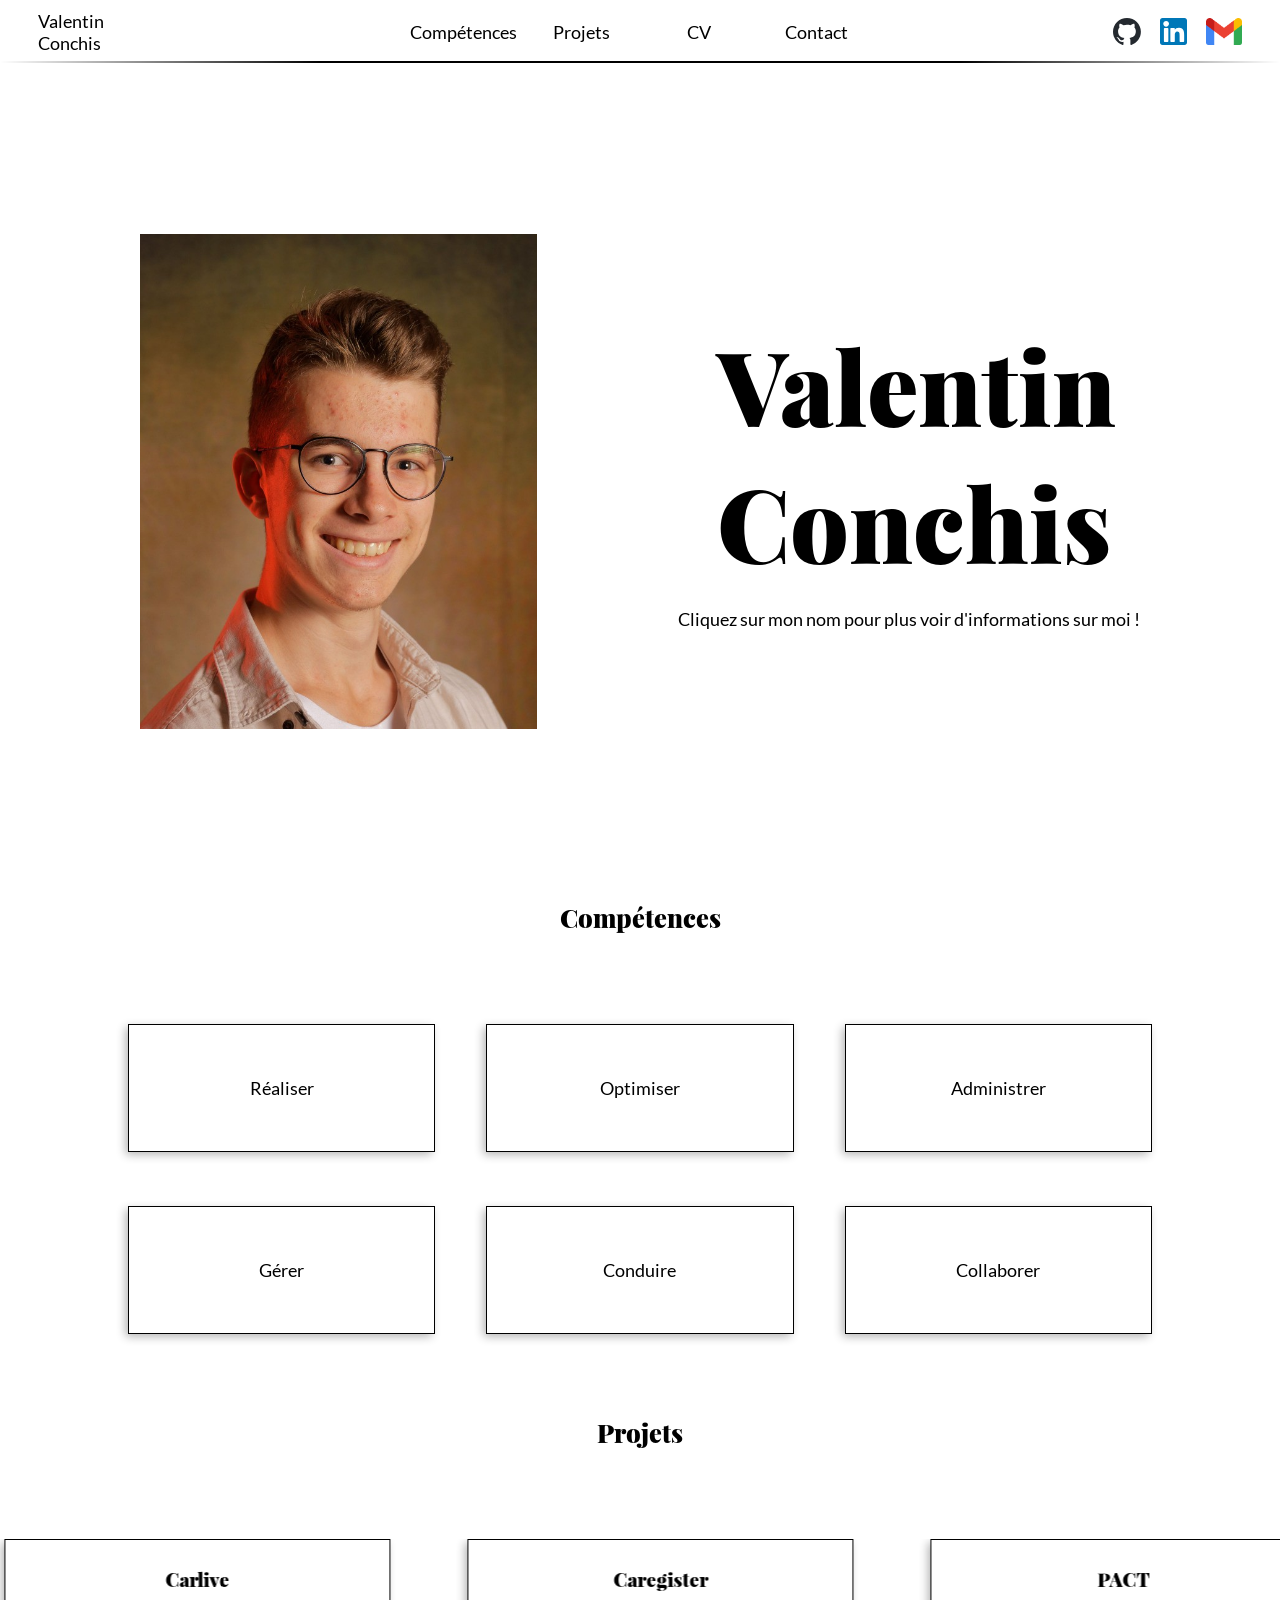
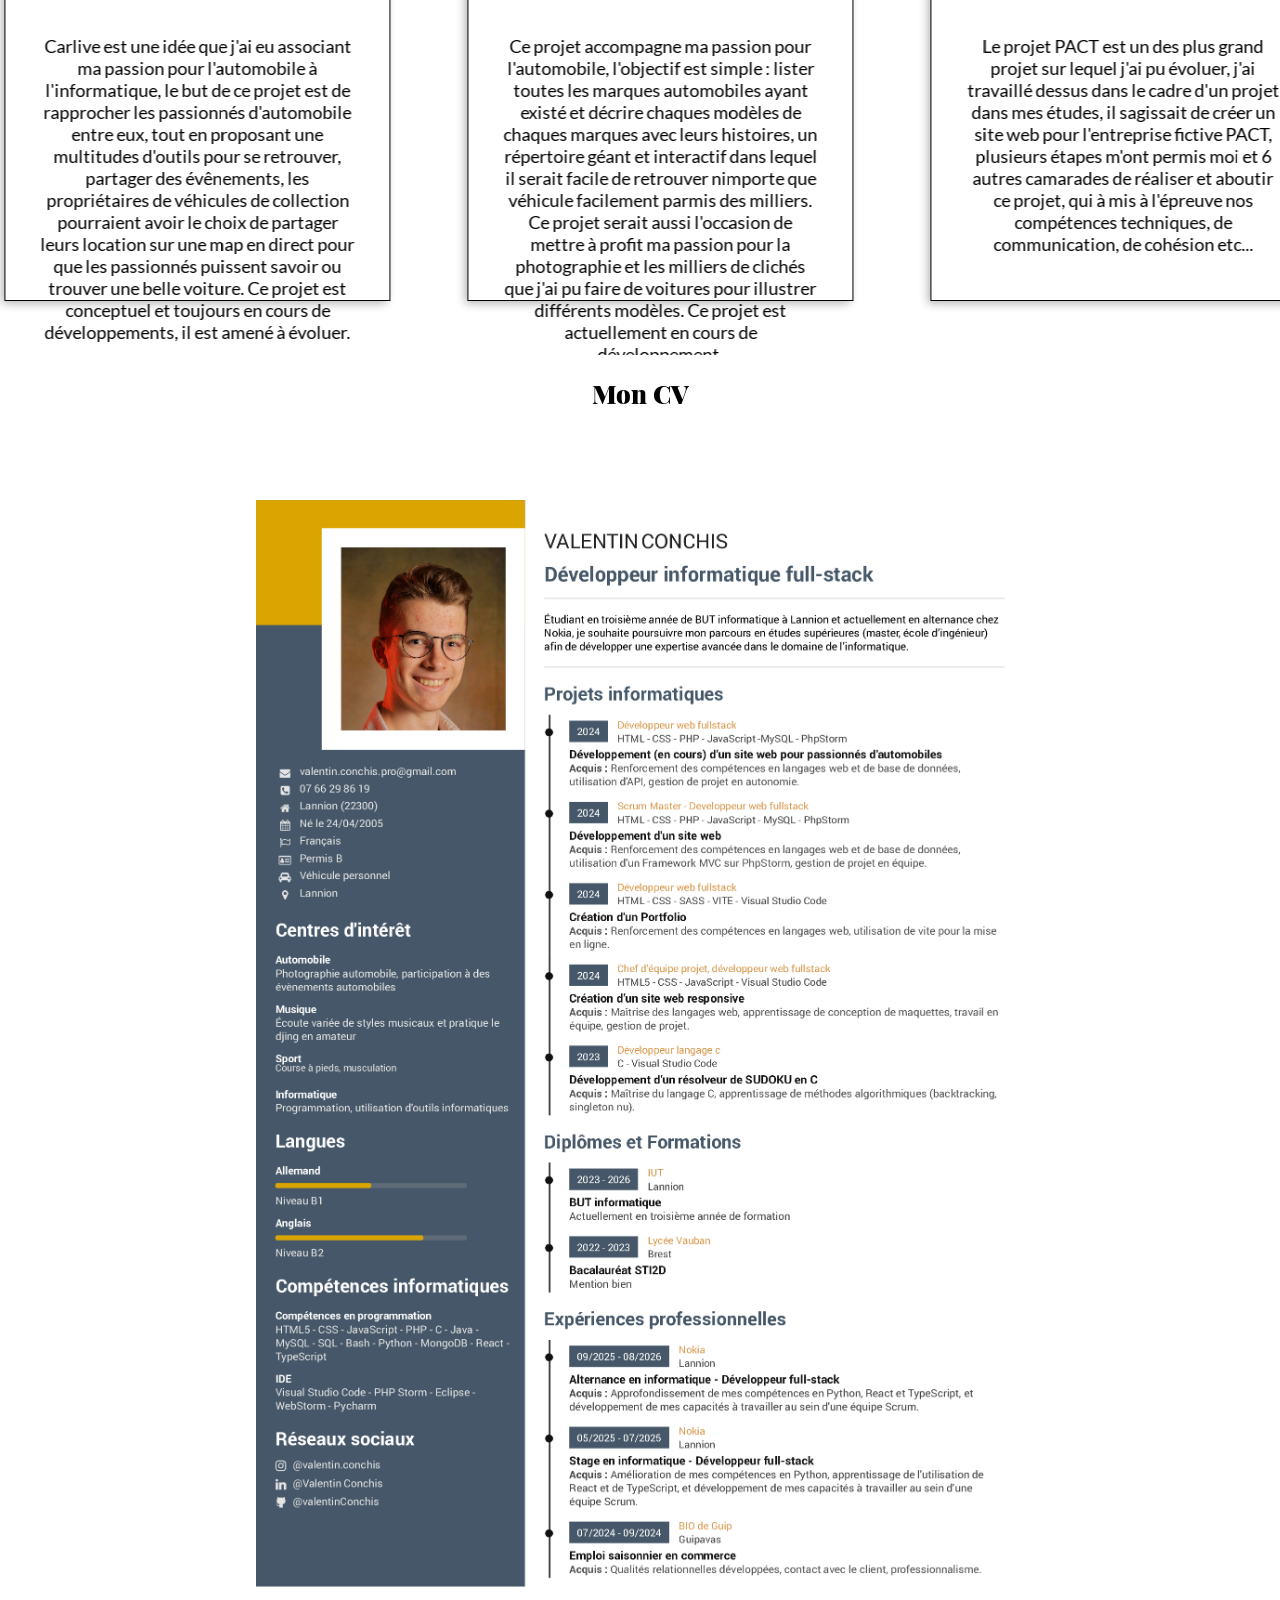
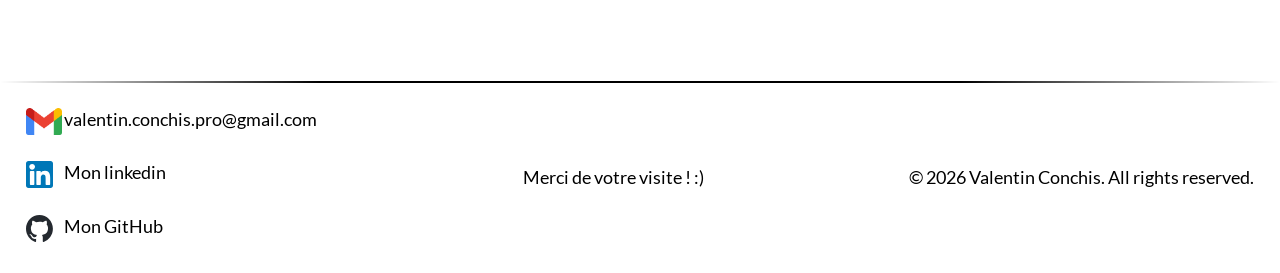
<file: index.html>
<!doctype html>
<html>
  <head>
    <meta charset="utf-8" />
    <title>Portfolio - home</title>
    <link rel="stylesheet" href="style.css">
    <script defer src="script.js"></script>
  </head>
  <body>
    <header>
      <div class="toppart">
        <div class="name">
          <a href="index.html" class="moi">Valentin Conchis</a>
        </div>
        <div class="links">
          <a class="competences" href="#competences">Compétences</a>
          <a class="projets" href="#projets">Projets</a>
          <a class="cv" href="#cv">CV</a>
          <a class="contact" href="#contact">Contact</a>
        </div>
        <div class="icons">
          <a href="https://github.com/valentinConchis" target="_blank">
            <img class="github" src="icones/github-mark/github-mark.svg">
          </a>
          <a href="https://www.linkedin.com/in/valentin-conchis-a80044343/?originalSubdomain=fr" target="_blank">
            <img class="linkedin" src="icones/linkedin-svgrepo-com.svg">
          </a>
          <a href="mailto:valentin.conchis.pro@gmail.com" target="_blank">
            <img class="gmail" src="icones/Gmail_icon_(2020).svg.png">
          </a>
        </div>
      </div>
      <div class="line"></div>
    </header>
    <main>
      <div class="bigname" id="valentinconchis">
        <div class="apropos">
          <img class="portrait" src="images/1734691881517.png">
          <div>
            <h1 class="nameh1" id="openModal">Valentin Conchis</h1>
            <p>Cliquez sur mon nom pour plus voir d'informations sur moi !</p>
          </div>
        </div>
        <div id="overlay">
          <div id="modal">
            <h3 class="apropostitle">A propos de moi</h3>
            <p>
              <strong>Bonjour !</strong> Je suis <strong>Valentin Conchis</strong>, étudiant en 3e année à l'IUT informatique de Lannion. Ce qui m'a poussé à suivre cette
              formation et à me professionnaliser dans l'informatique est ma <strong>passion</strong> pour les <strong>technologies</strong> et pour l'innovation.
              <strong>L'informatique</strong> est l'un des rares domaines où les limites ne sont que celles que nous nous imposons : le potentiel de création
              y est <strong>infini</strong>. C'est ce que j'aime et ce qui m'anime dans cet univers !
              <br><br>-<br><br>
              J'ai d'autres centres d'intérêt dans ma vie. Je suis <strong>passionné d'automobile</strong> et j'accompagne cette passion par la <strong>photographie</strong>.
              J'aime immortaliser les différents événements automobiles auxquels je participe et tenter de créer les meilleurs clichés de voitures
              parfois parmi les plus exclusives du monde.
              <br><br>
              Je suis également <strong>passionné de musique</strong>. J'écoute tous les genres, mais principalement de l'électro. J'ai aussi commencé à apprendre
              <strong>l'art du DJing</strong>, un art complexe, contrairement à ce qu'il peut laisser paraître !
              <br><br>-<br><br>
              Bref, je suis quelqu'un de <strong>curieux</strong>, ayant toujours soif de <strong>découvrir</strong> et d'<strong>apprendre</strong> de nouvelles choses. Je me qualifierais
              également comme quelqu'un de <strong>jovial</strong> et <strong>énergique</strong>. Je souhaiterai intégrer à la fin de mon BUT informatique
              une école d'ingénieur ou un master afin de continuer à me professionnaliser et de prendre en compétences dans ce domaine.
            </p>
          </div>
        </div>
      </div>
      <div  class="competences-section">
        <h2 id="competences">Compétences</h2>
        <div class="competences-grid">
          <a class="button-realiser" href="html/realiser.html">Réaliser</a>
          <a class="button-optimiser" href="html/optimiser.html">Optimiser</a>
          <a class="button-administrer" href="html/administrer.html">Administrer</a>
          <a class="button-gerer" href="html/gerer.html">Gérer</a>
          <a class="button-conduire" href="html/conduire.html">Conduire</a>
          <a class="button-collaborer" href="html/collaborer.html">Collaborer</a>
      </div>
    </div>
    <div class="projets-section">
      <h2 id="projets">Projets</h2>
      <div class="carousel">
        <div class="projets-list">
          <div class="p1">
            <h4>Carlive</h4>
            <p>
              Carlive est une idée que j'ai eu associant ma passion pour l'automobile à l'informatique, le but de ce projet
              est de rapprocher les passionnés d'automobile entre eux, tout en proposant une multitudes d'outils pour se
              retrouver, partager des évênements, les propriétaires de véhicules de collection pourraient avoir le choix de 
              partager leurs location sur une map en direct pour que les passionnés puissent savoir ou trouver une belle
              voiture. Ce projet est conceptuel et toujours en cours de développements, il est amené à évoluer.
            </p>
          </div>
          <div class="p2">
            <h4>Caregister</h4>
            <p>
              Ce projet accompagne ma passion pour l'automobile, l'objectif est simple : lister toutes les marques automobiles
              ayant existé et décrire chaques modèles de chaques marques avec leurs histoires, un répertoire géant et
              interactif dans lequel il serait facile de retrouver nimporte que véhicule facilement parmis des milliers. Ce
              projet serait aussi l'occasion de mettre à profit ma passion pour la photographie et les milliers de clichés
              que j'ai pu faire de voitures pour illustrer différents modèles. Ce projet est actuellement en cours de développement.
            </p>
          </div>
          <div class="p3">
            <h4>PACT</h4>
            <p>
              Le projet PACT est un des plus grand projet sur lequel j'ai pu évoluer, j'ai travaillé dessus dans le cadre
              d'un projet dans mes études, il sagissait de créer un site web pour l'entreprise fictive PACT, plusieurs étapes
              m'ont permis moi et 6 autres camarades de réaliser et aboutir ce projet, qui à mis à l'épreuve nos compétences 
              techniques, de communication, de cohésion etc...
            </p>
          </div>
          <div class="p4">
            <h4>Ce portfolio !</h4>
             <p>
              Ce portfolio fais partit des projets que j'ai pu réaliser au cours de mon parcours, c'est un site web
              vitrine statique simple développé en HTML, CSS et JS mis en ligne à l'aide de Vercel. Ce projet m'a pris
              environ une vingtaines d'heures à réaliser.
            </p>
          </div>
        </div>
      </div>
    </div>
    <div class="cvsection" id="cv">
      <h2 id="cv">Mon CV</h2>
      <a href="cv/CV_2026-01-06_VALENTIN_CONCHIS.pdf" download="">
        <img src="images/CV_2026-01-06_VALENTIN_CONCHIS.png" class="imagecv" alt="CV" title="Cliquez sur le CV pour le télécharger">
      </a>
    </div>
    </main>
    <footer>
      <div class="line"></div>
      <div class="infooter">
        <div id="contact" class="contact-list">
          <a href="mailto:valentin.conchis.pro@gmail.com">
            <div>
              <img src="icones/Gmail_icon_(2020).svg.png">
            </div>
            valentin.conchis.pro@gmail.com
          </a>
          <a href="https://www.linkedin.com/in/valentin-conchis-a80044343/?originalSubdomain=fr">
            <div>
              <img src="icones/linkedin-svgrepo-com.svg" class="linkedin">
            </div>
            Mon linkedin
          </a>
          <a href="https://github.com/valentinConchis">
            <div>
              <img src="icones/github-mark/github-mark.svg" class="github">
            </div>
            Mon GitHub
          </a>
        </div>
        <div>
          <p>Merci de votre visite ! :)</p>
        </div>
        <div class="footer-right">
            <p>&copy; 2026 Valentin Conchis. All rights reserved.</p>
        </div>
      </div>
    </footer>
  </body>
</html>
</file>
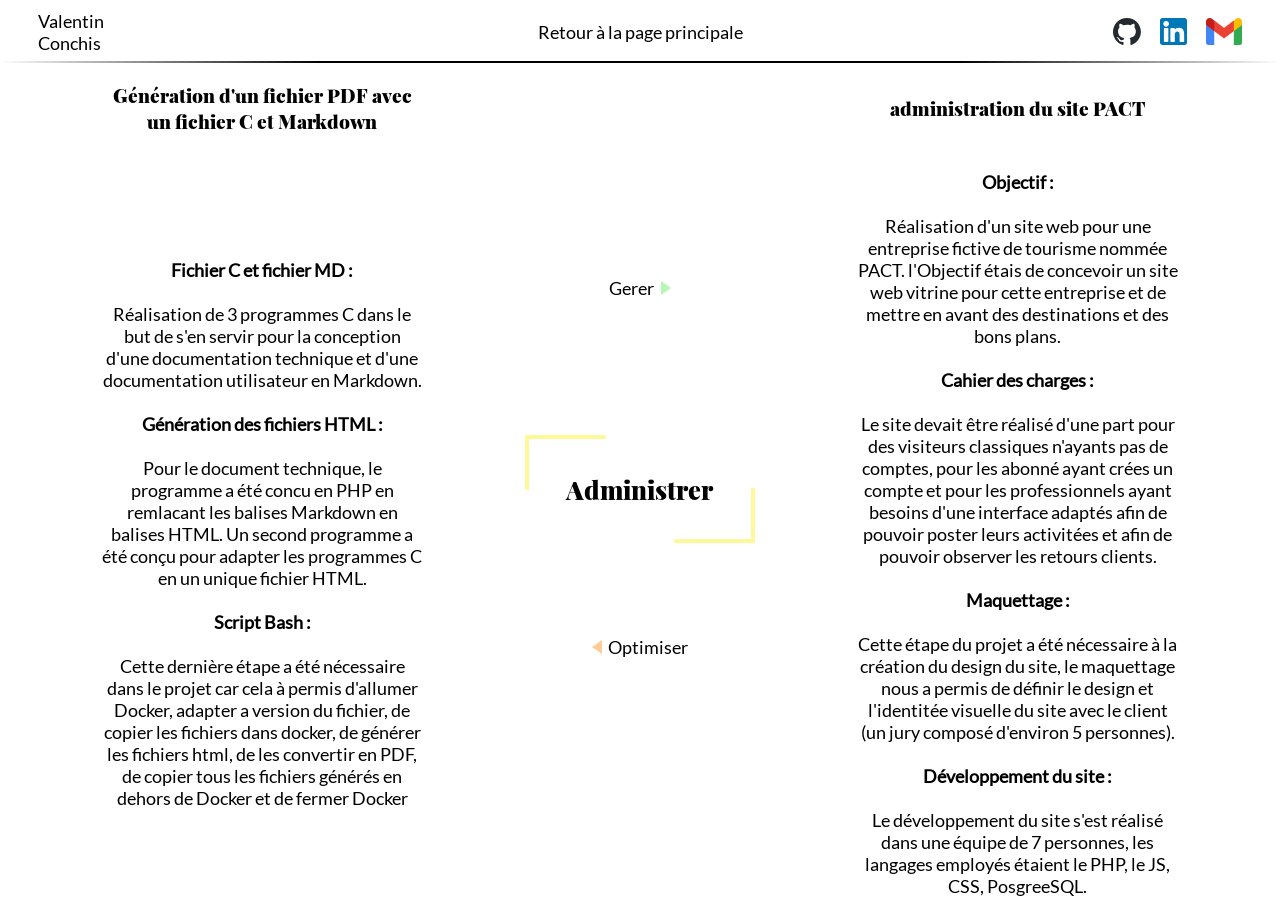
<file: html/administrer.html>
<!doctype html>
<html>
  <head>
    <meta charset="utf-8" />
    <title>Portfolio - Administrer</title>
    <link rel="stylesheet" href="../style.css">
    <script defer src="../script.js"></script>
  </head>
  <body class="test">
    <header>
      <div class="toppart">
        <div class="name">
          <a href="../index.html" class="moi">Valentin Conchis</a>
        </div>
        <a href="../index.html#competences">Retour à la page principale</a>
        <div class="icons">
          <a href="https://github.com/valentinConchis" target="_blank">
            <img class="github" src="../icones/github-mark/github-mark.svg">
          </a>
          <a href="https://www.linkedin.com/in/valentin-conchis-a80044343/?originalSubdomain=fr" target="_blank">
            <img class="linkedin" src="../icones/linkedin-svgrepo-com.svg">
          </a>
          <a href="mailto:valentin.conchis.pro@gmail.com" target="_blank">
            <img class="gmail" src="../icones/Gmail_icon_(2020).svg.png">
          </a>
        </div>
      </div>
      <div class="line"></div>
    </header>
    <main class="main-competences">
      <div class="competences-container">
        <div class="case top-left">
          <h4>Génération d'un fichier PDF avec un fichier C et Markdown</h4>
        </div>
        <div class="sudoku-description">
          <p>
            <strong>Fichier C et fichier MD :</strong>
            <br><br> 
            Réalisation de 3 programmes C dans le but de s'en servir pour la conception d'une documentation technique 
            et d'une documentation utilisateur en Markdown.
            <br><br>
            <strong>Génération des fichiers HTML :</strong>
            <br><br> 
            Pour le document technique, le programme a été concu en PHP en remlacant les balises Markdown en balises HTML. 
            Un second programme a été conçu pour adapter les programmes C en un unique fichier HTML.
            <br><br>
            <strong>Script Bash :</strong>
            <br><br> 
            Cette dernière étape a été nécessaire dans le projet car cela à permis d'allumer Docker, adapter a version du 
            fichier, de copier les fichiers dans docker, de générer les fichiers html, de les convertir en PDF, 
            de copier tous les fichiers générés en dehors de Docker et de fermer Docker
          </p>
        </div>
        <div class="case top-right">
          <h4>administration du site PACT</h4>
        </div>
        <div class="application-description">
          <p>
            <strong>Objectif :</strong>
            <br><br> 
            Réalisation d'un site web pour une entreprise fictive de tourisme nommée PACT. l'Objectif étais de concevoir un site web
            vitrine pour cette entreprise et de mettre en avant des destinations et des bons plans.
            <br><br>
            <strong>Cahier des charges :</strong>
            <br><br> 
            Le site devait être réalisé d'une part pour des visiteurs classiques n'ayants pas de comptes, pour les abonné
            ayant crées un compte et pour les professionnels ayant besoins d'une interface adaptés afin de pouvoir poster
            leurs activitées et afin de pouvoir observer les retours clients.
            <br><br>
            <strong>Maquettage :</strong>
            <br><br> 
            Cette étape du projet a été nécessaire à la création du design du site, le maquettage nous a permis de définir
            le design et l'identitée visuelle du site avec le client (un jury composé d'environ 5 personnes).
            <br><br>
            <strong>Développement du site :</strong>
            <br><br>
            Le développement du site s'est réalisé dans une équipe de 7 personnes, les langages employés étaient le PHP, le 
            JS, CSS, PosgreeSQL.
          </p>
        </div>
        <div class="inside-link-top">
          <a href="gerer.html">
            Gerer
            <span class="arrow arrow-gerer-administrer"></span> 
          </a>   
        </div>
        <div class="competence-global h2-administrer">
          <h2 class="h2-competences-pages">Administrer</h2>
          <p class="description">
            Cette compétence consiste à apprendre à Installer, configurer et maintenir des systèmes informatiques et 
            des réseaux. Assurer la disponibilité, la sécurité et la fiabilité des services, tout en gérant les mises 
            à jour et les incidents techniques.
          </p>
        </div>
        <div class="inside-link-bottom">
          <a href="optimiser.html">
            <span class="arrow arrow-optimiser-administrer"></span> 
            Optimiser
          </a>   
        </div>
      </div>
    </main>
  </body>
</html>
</file>
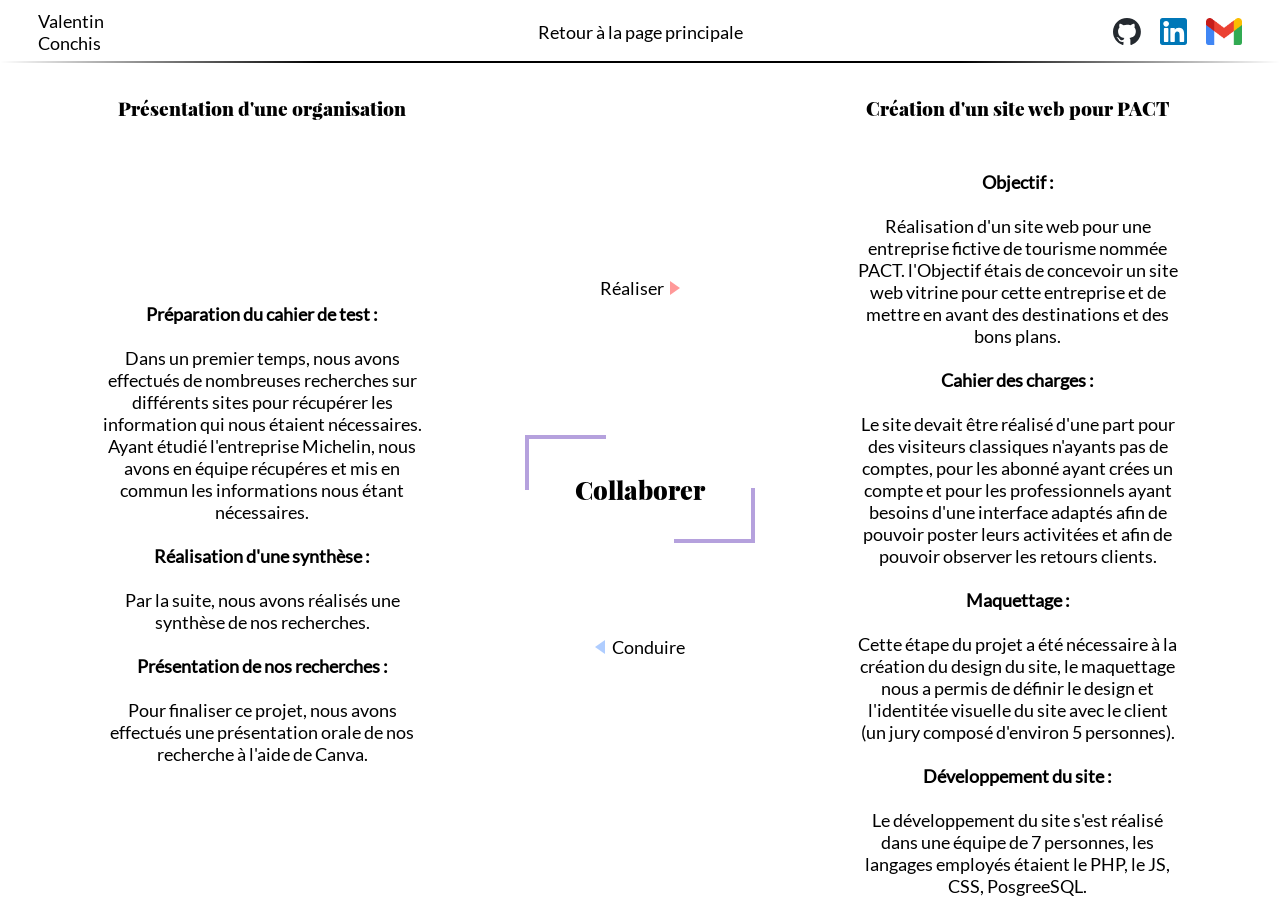
<file: html/collaborer.html>
<!doctype html>
<html>
  <head>
    <meta charset="utf-8" />
    <title>Portfolio - Collaborer</title>
    <link rel="stylesheet" href="../style.css">
    <script defer src="../script.js"></script>
  </head>
  <body class="test">
    <header>
      <div class="toppart">
        <div class="name">
          <a href="../index.html" class="moi">Valentin Conchis</a>
        </div>
        <a href="../index.html#competences">Retour à la page principale</a>
        <div class="icons">
          <a href="https://github.com/valentinConchis" target="_blank">
            <img class="github" src="../icones/github-mark/github-mark.svg">
          </a>
          <a href="https://www.linkedin.com/in/valentin-conchis-a80044343/?originalSubdomain=fr" target="_blank">
            <img class="linkedin" src="../icones/linkedin-svgrepo-com.svg">
          </a>
          <a href="mailto:valentin.conchis.pro@gmail.com" target="_blank">
            <img class="gmail" src="../icones/Gmail_icon_(2020).svg.png">
          </a>
        </div>
      </div>
      <div class="line"></div>
    </header>
    <main class="main-competences">
     <div class="competences-container">
      <div class="case top-left">
          <h4>Présentation d'une organisation</h4>
        </div>
        <div class="sudoku-description">
          <p>
            <strong>Préparation du cahier de test :</strong>
            <br><br> 
            Dans un premier temps, nous avons effectués de nombreuses recherches sur différents sites pour récupérer les 
            information qui nous étaient nécessaires. Ayant étudié l'entreprise Michelin, nous avons en équipe récupéres 
            et mis en commun les informations nous étant nécessaires.
            <br><br>
            <strong>Réalisation d'une synthèse :</strong>
            <br><br> 
            Par la suite, nous avons réalisés une synthèse de nos recherches.
            <br><br>
            <strong>Présentation de nos recherches :</strong>
            <br><br> 
            Pour finaliser ce projet, nous avons effectués une présentation orale de nos recherche à l'aide de Canva.
          </p>
        </div>
        <div class="case top-right">
          <h4>Création d'un site web pour PACT</h4>
        </div>
        <div class="application-description">
          <p>
            <strong>Objectif :</strong>
            <br><br> 
            Réalisation d'un site web pour une entreprise fictive de tourisme nommée PACT. l'Objectif étais de concevoir un site web
            vitrine pour cette entreprise et de mettre en avant des destinations et des bons plans.
            <br><br>
            <strong>Cahier des charges :</strong>
            <br><br> 
            Le site devait être réalisé d'une part pour des visiteurs classiques n'ayants pas de comptes, pour les abonné
            ayant crées un compte et pour les professionnels ayant besoins d'une interface adaptés afin de pouvoir poster
            leurs activitées et afin de pouvoir observer les retours clients.
            <br><br>
            <strong>Maquettage :</strong>
            <br><br> 
            Cette étape du projet a été nécessaire à la création du design du site, le maquettage nous a permis de définir
            le design et l'identitée visuelle du site avec le client (un jury composé d'environ 5 personnes).
            <br><br>
            <strong>Développement du site :</strong>
            <br><br>
            Le développement du site s'est réalisé dans une équipe de 7 personnes, les langages employés étaient le PHP, le 
            JS, CSS, PosgreeSQL.
          </p>
        </div>
        <div class="inside-link-top">
          <a href="realiser.html">
            Réaliser
            <span class="arrow arrow-realiser-collaborer"></span>
          </a>
        </div>
        <div class="competence-global h2-collaborer">
          <h2 class="h2-competences-pages">Collaborer</h2>
          <p class="description">
            Cette compétence consiste à apprendre à Travailler efficacement en équipe et avec des partenaires variés, 
            communiquer clairement les informations techniques et fonctionnelles, partager les connaissances, et 
            contribuer à un environnement de travail coopératif et productif.
          </p>
        </div>
        <div class="inside-link-bottom">
          <a href="conduire.html">
            <span class="arrow arrow-conduire-collaborer"></span>
            Conduire
          </a>        
        </div>
      </div>
    </main>
  </body>
</html>
</file>
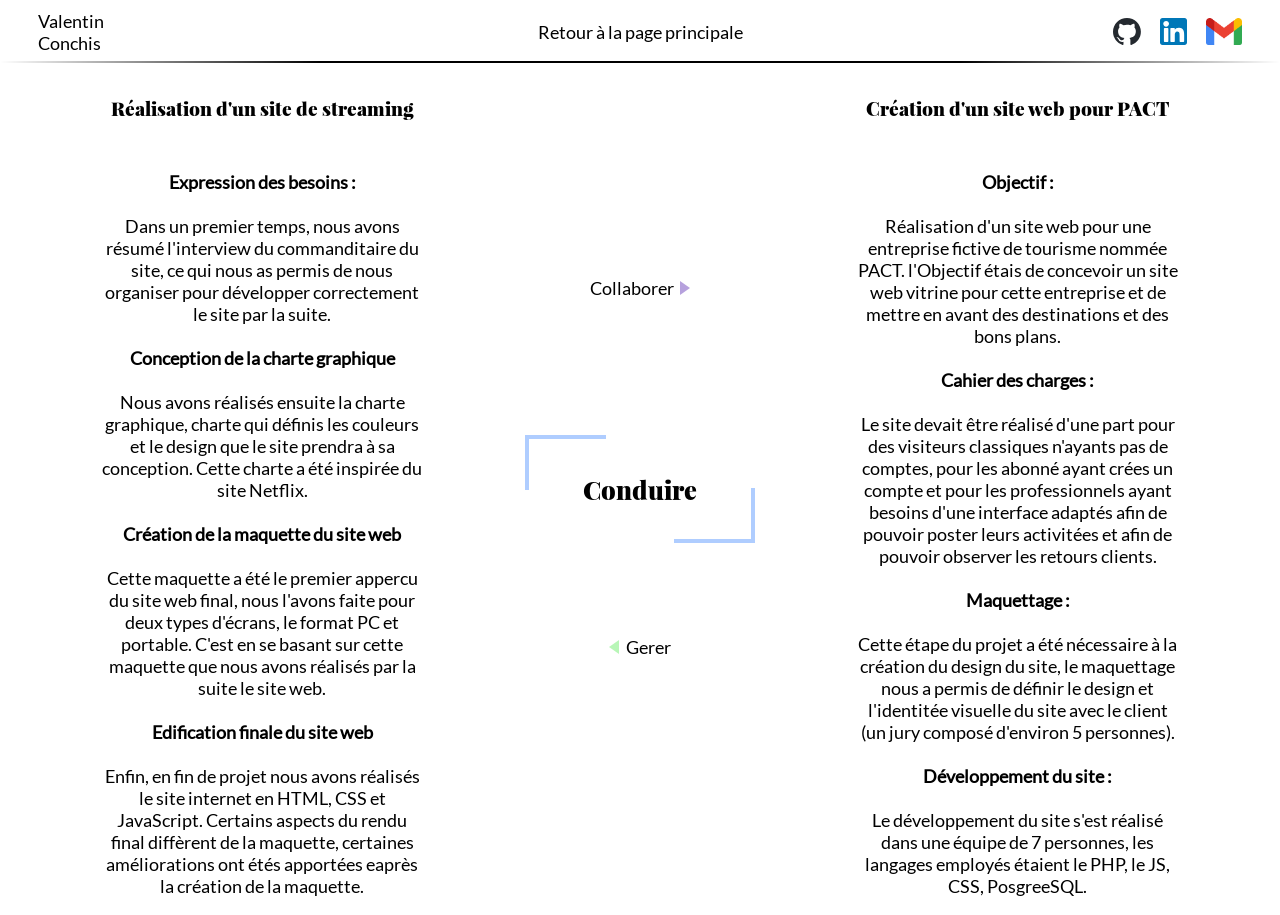
<file: html/conduire.html>
<!doctype html>
<html>
  <head>
    <meta charset="utf-8" />
    <title>Portfolio - Conduire</title>
    <link rel="stylesheet" href="../style.css">
    <script defer src="../script.js"></script>
  </head>
  <body class="test">
    <header>
      <div class="toppart">
        <div class="name">
          <a href="../index.html" class="moi">Valentin Conchis</a>
        </div>
        <a href="../index.html#competences">Retour à la page principale</a>
        <div class="icons">
          <a href="https://github.com/valentinConchis" target="_blank">
            <img class="github" src="../icones/github-mark/github-mark.svg">
          </a>
          <a href="https://www.linkedin.com/in/valentin-conchis-a80044343/?originalSubdomain=fr" target="_blank">
            <img class="linkedin" src="../icones/linkedin-svgrepo-com.svg">
          </a>
          <a href="mailto:valentin.conchis.pro@gmail.com" target="_blank">
            <img class="gmail" src="../icones/Gmail_icon_(2020).svg.png">
          </a>
        </div>
      </div>
      <div class="line"></div>
    </header>
    <main class="main-competences">
     <div class="competences-container">
      <div class="case top-left">
          <h4>Réalisation d'un site de streaming</h4>
        </div>
        <div class="sudoku-description">
          <p>
            <strong>Expression des besoins :</strong>
            <br><br> 
            Dans un premier temps, nous avons résumé l'interview du commanditaire du site, ce qui nous as permis de nous 
            organiser pour développer correctement le site par la suite.
            <br><br>
            <strong>Conception de la charte graphique</strong>
            <br><br> 
            Nous avons réalisés ensuite la charte graphique, charte qui définis les couleurs et le design que le site 
            prendra à sa conception. Cette charte a été inspirée du site Netflix.
            <br><br>
            <strong>Création de la maquette du site web</strong>
            <br><br>
            Cette maquette a été le premier appercu du site web final, nous l'avons faite pour deux types d'écrans, 
            le format PC et portable. C'est en se basant sur cette maquette que nous avons réalisés par la suite le site web.
            <br><br>
            <strong>Edification finale du site web</strong>
            <br><br>
            Enfin, en fin de projet nous avons réalisés le site internet en HTML, CSS et JavaScript. Certains aspects du 
            rendu final diffèrent de la maquette, certaines améliorations ont étés apportées eaprès la création de 
            la maquette.
          </p>
        </div>
        <div class="case top-right">
          <h4>Création d'un site web pour PACT</h4>
        </div>
        <div class="application-description">
          <p>
            <strong>Objectif :</strong>
            <br><br> 
            Réalisation d'un site web pour une entreprise fictive de tourisme nommée PACT. l'Objectif étais de concevoir un site web
            vitrine pour cette entreprise et de mettre en avant des destinations et des bons plans.
            <br><br>
            <strong>Cahier des charges :</strong>
            <br><br> 
            Le site devait être réalisé d'une part pour des visiteurs classiques n'ayants pas de comptes, pour les abonné
            ayant crées un compte et pour les professionnels ayant besoins d'une interface adaptés afin de pouvoir poster
            leurs activitées et afin de pouvoir observer les retours clients.
            <br><br>
            <strong>Maquettage :</strong>
            <br><br> 
            Cette étape du projet a été nécessaire à la création du design du site, le maquettage nous a permis de définir
            le design et l'identitée visuelle du site avec le client (un jury composé d'environ 5 personnes).
            <br><br>
            <strong>Développement du site :</strong>
            <br><br>
            Le développement du site s'est réalisé dans une équipe de 7 personnes, les langages employés étaient le PHP, le 
            JS, CSS, PosgreeSQL.
          </p>
        </div>
        <div class="inside-link-top">
          <a href="collaborer.html">
            Collaborer
            <span class="arrow arrow-collaborer-conduire"></span> 
          </a>     
        </div>
        <div class="competence-global h2-conduire">
          <h2 class="h2-competences-pages">Conduire</h2>
          <p class="description">
            Cette compétence consiste à apprendre à Diriger et coordonner des projets ou des équipes techniques, 
            prendre des décisions stratégiques et opérationnelles, assurer la qualité et la cohérence des travaux réalisés, 
            et anticiper les risques et problèmes techniques.
          </p>
        </div>
        <div class="inside-link-bottom">
          <a href="gerer.html">
            <span class="arrow arrow-gerer-conduire"></span> 
            Gerer
          </a>   
        </div>
      </div>
  </body>
</html>
</file>
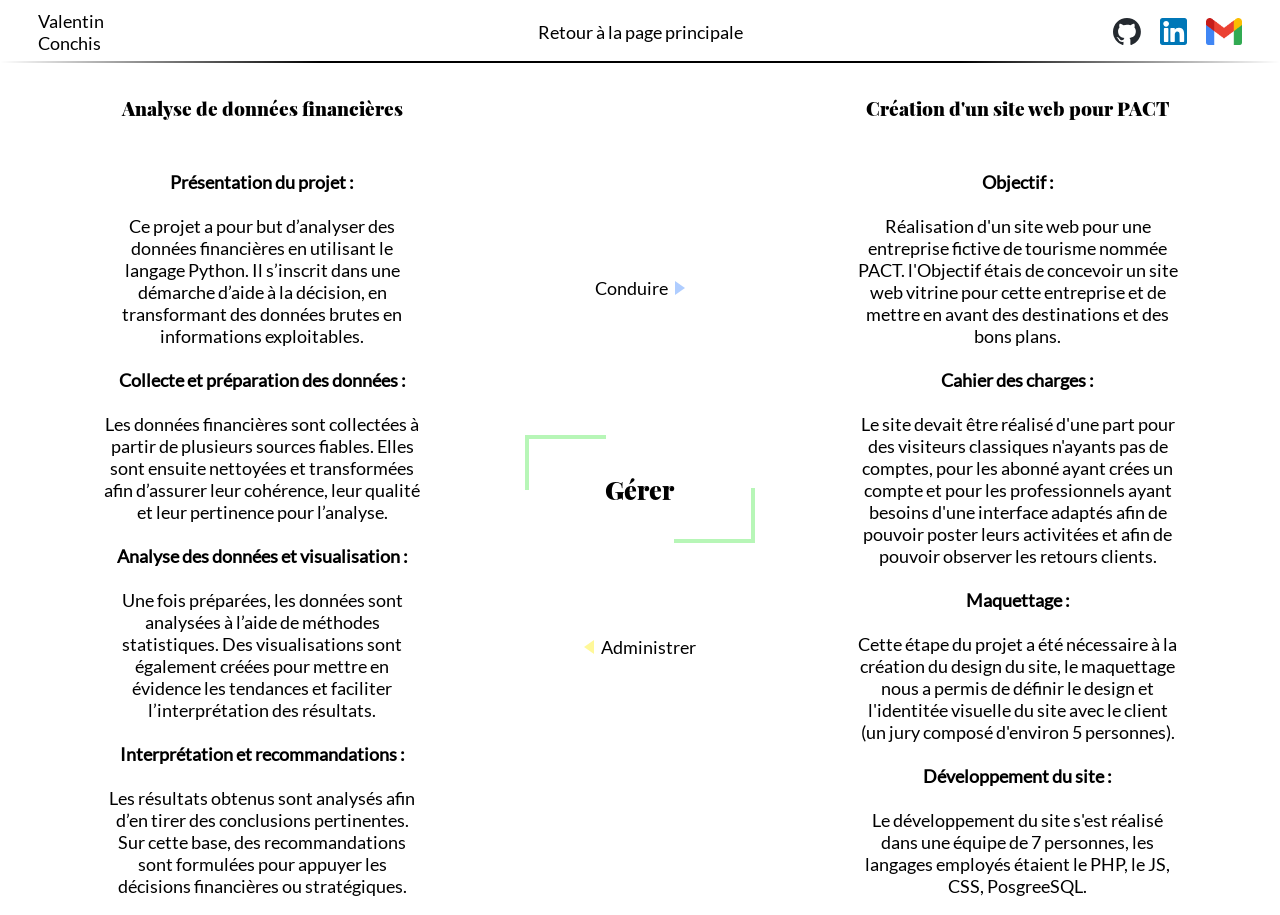
<file: html/gerer.html>
<!doctype html>
<html>
  <head>
    <meta charset="utf-8" />
    <title>Portfolio - Gérer</title>
    <link rel="stylesheet" href="../style.css">
    <script defer src="../script.js"></script>
  </head>
  <body class="test">
    <header>
      <div class="toppart">
        <div class="name">
          <a href="../index.html" class="moi">Valentin Conchis</a>
        </div>
        <a href="../index.html#competences">Retour à la page principale</a>
        <div class="icons">
          <a href="https://github.com/valentinConchis" target="_blank">
            <img class="github" src="../icones/github-mark/github-mark.svg">
          </a>
          <a href="https://www.linkedin.com/in/valentin-conchis-a80044343/?originalSubdomain=fr" target="_blank">
            <img class="linkedin" src="../icones/linkedin-svgrepo-com.svg">
          </a>
          <a href="mailto:valentin.conchis.pro@gmail.com" target="_blank">
            <img class="gmail" src="../icones/Gmail_icon_(2020).svg.png">
          </a>
        </div>
      </div>
      <div class="line"></div>
    </header>
    <main class="main-competences">
      <div class="competences-container">
        <div class="case top-left">
          <h4>Analyse de données financières</h4>
        </div>
        <div class="sudoku-description">
          <p>
            <strong>Présentation du projet :</strong>
            <br><br> 
            Ce projet a pour but d’analyser des données financières en utilisant le langage Python. Il s’inscrit dans une 
            démarche d’aide à la décision, en transformant des données brutes en informations exploitables.
            <br><br>
            <strong>Collecte et préparation des données :</strong>
            <br><br> 
            Les données financières sont collectées à partir de plusieurs sources fiables. Elles sont ensuite nettoyées 
            et transformées afin d’assurer leur cohérence, leur qualité et leur pertinence pour l’analyse.
            <br><br> 
            <strong>Analyse des données et visualisation :</strong>
            <br><br> 
            Une fois préparées, les données sont analysées à l’aide de méthodes statistiques. Des visualisations sont 
            également créées pour mettre en évidence les tendances et faciliter l’interprétation des résultats.
            <br><br> 
            <strong>Interprétation et recommandations :</strong>
            <br><br> 
            Les résultats obtenus sont analysés afin d’en tirer des conclusions pertinentes. Sur cette base, des 
            recommandations sont formulées pour appuyer les décisions financières ou stratégiques.
          </p>
        </div>
        <div class="case top-right">
          <h4>Création d'un site web pour PACT</h4>
        </div>
        <div class="application-description">
          <p>
            <strong>Objectif :</strong>
            <br><br> 
            Réalisation d'un site web pour une entreprise fictive de tourisme nommée PACT. l'Objectif étais de concevoir un site web
            vitrine pour cette entreprise et de mettre en avant des destinations et des bons plans.
            <br><br>
            <strong>Cahier des charges :</strong>
            <br><br> 
            Le site devait être réalisé d'une part pour des visiteurs classiques n'ayants pas de comptes, pour les abonné
            ayant crées un compte et pour les professionnels ayant besoins d'une interface adaptés afin de pouvoir poster
            leurs activitées et afin de pouvoir observer les retours clients.
            <br><br>
            <strong>Maquettage :</strong>
            <br><br> 
            Cette étape du projet a été nécessaire à la création du design du site, le maquettage nous a permis de définir
            le design et l'identitée visuelle du site avec le client (un jury composé d'environ 5 personnes).
            <br><br>
            <strong>Développement du site :</strong>
            <br><br>
            Le développement du site s'est réalisé dans une équipe de 7 personnes, les langages employés étaient le PHP, le 
            JS, CSS, PosgreeSQL.
          </p>
        </div>
        <div class="inside-link-top">
          <a href="conduire.html">
            Conduire
            <span class="arrow arrow-conduire-gerer"></span> 
          </a>
        </div>
        <div class="competence-global h2-gerer">
          <h2 class="h2-competences-pages">Gérer</h2>
          <p class="description">
            Cette compétence consiste à apprendre à Organiser et piloter des projets informatiques, gérer les ressources 
            matérielles et logicielles, planifier les tâches, suivre les budgets et les délais, et produire des livrables 
            cohérents avec les objectifs fixés.
          </p>
        </div>
        <div class="inside-link-bottom">
          <a href="administrer.html">
            <span class="arrow arrow-administrer-gerer"></span> 
            Administrer
          </a>        
        </div>
      </div>
    </main>
  </body>
</html>
</file>
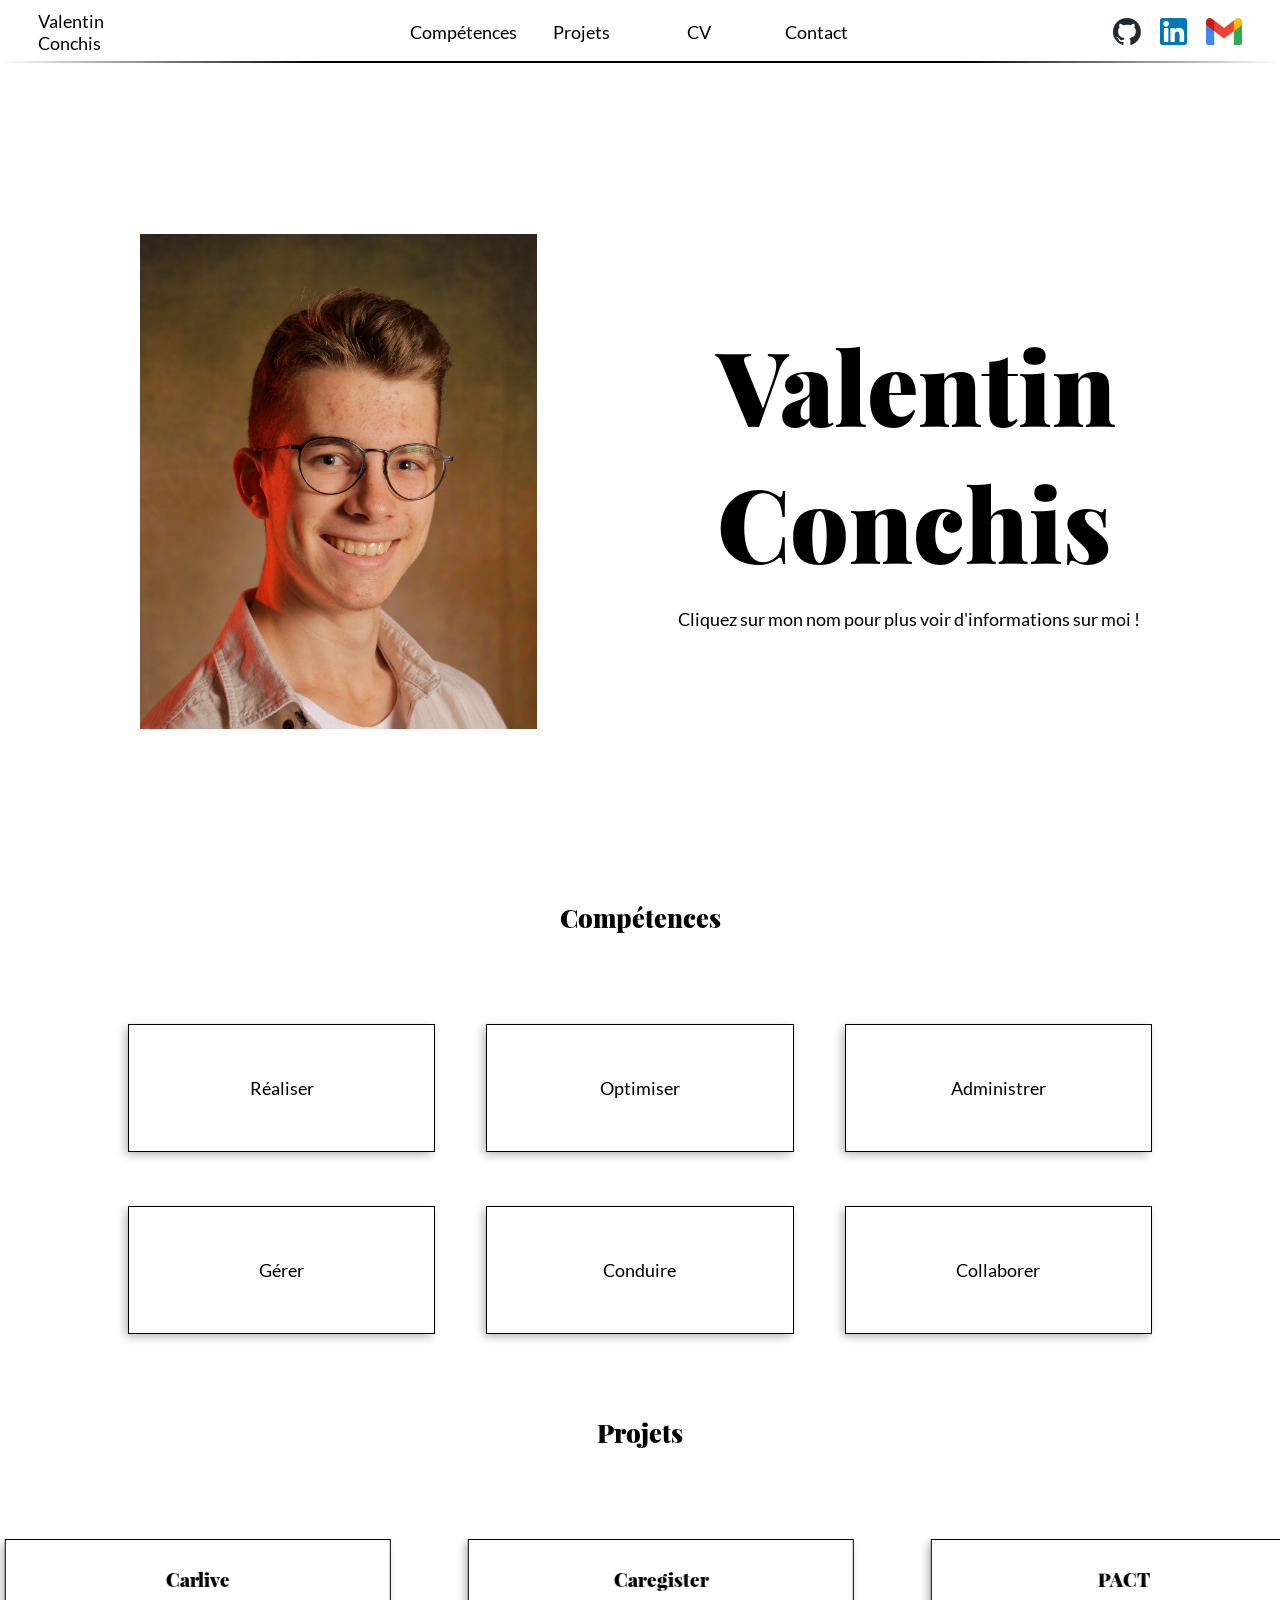
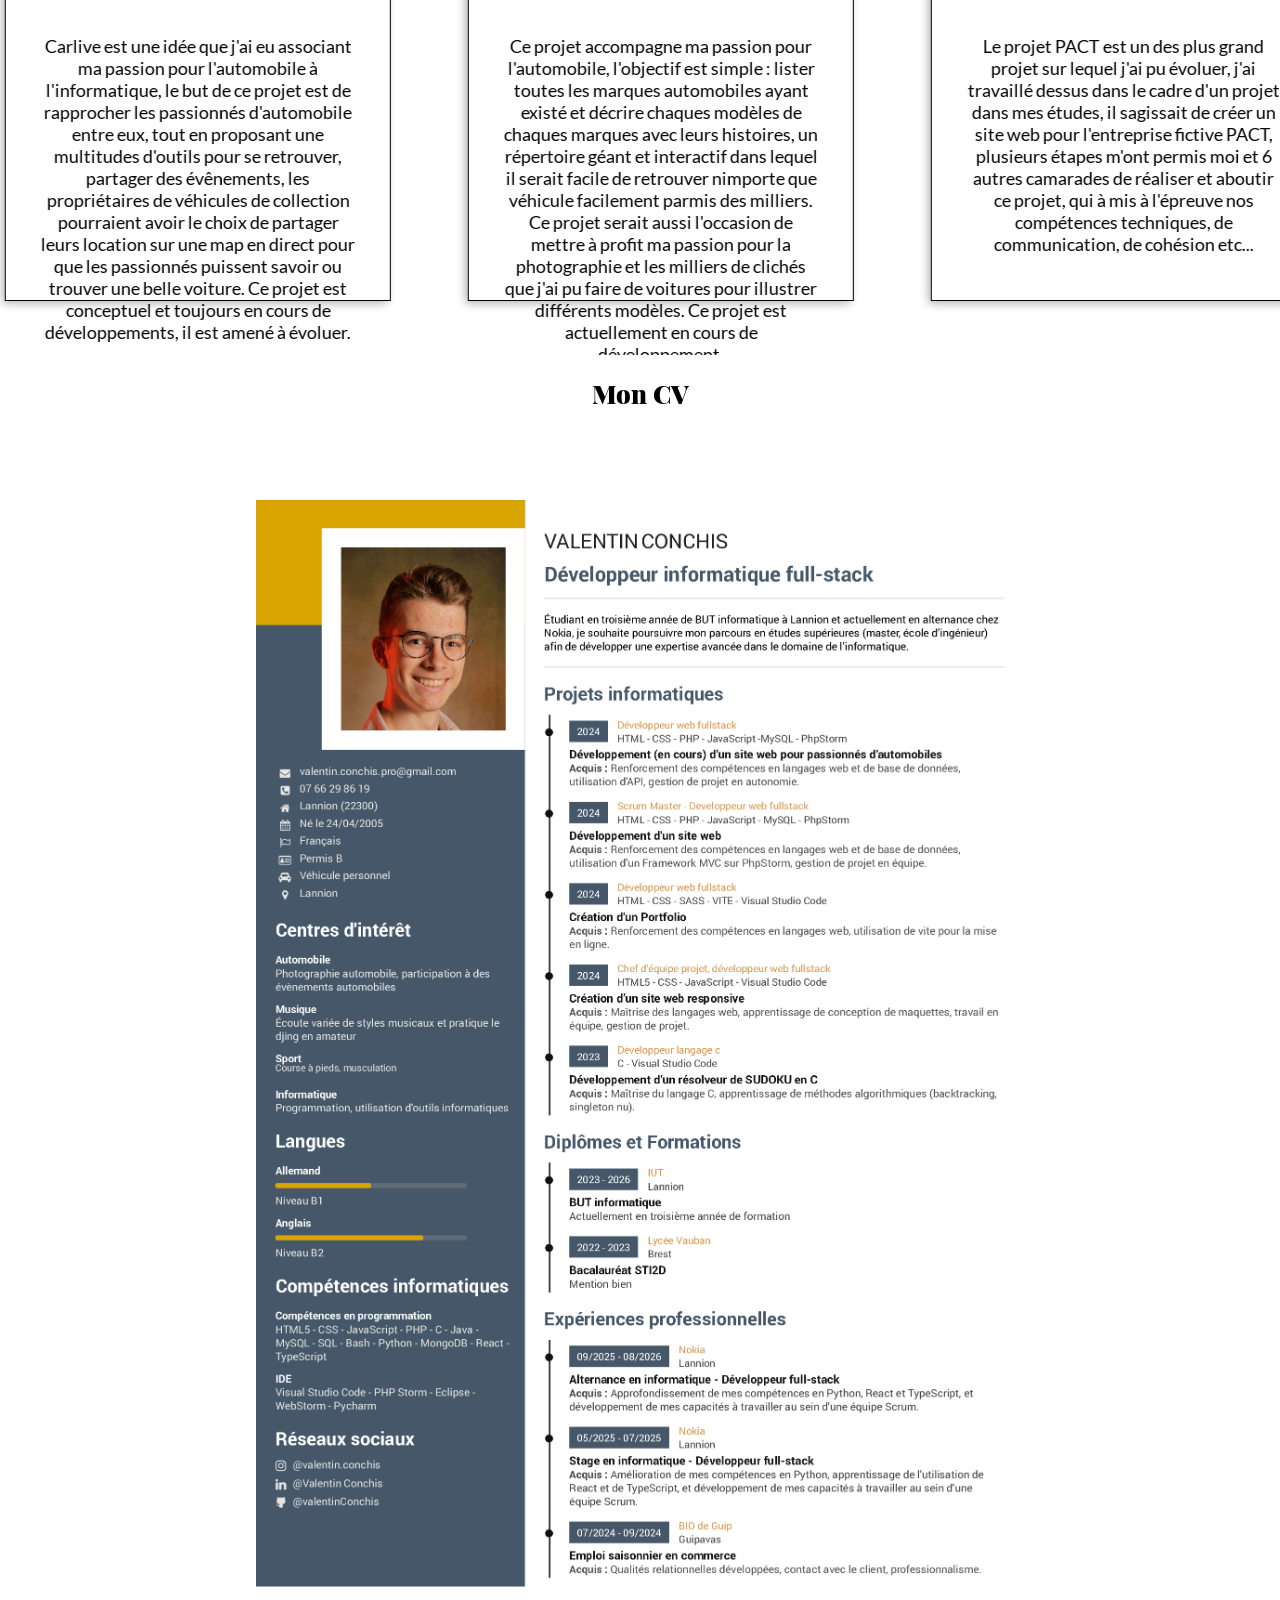
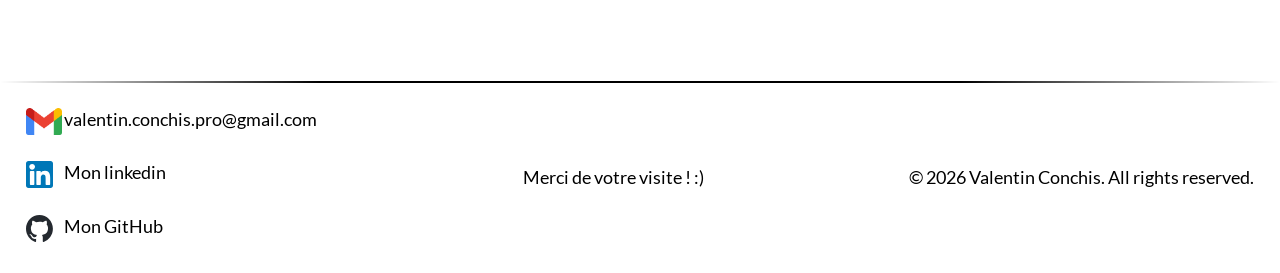
<file: html/main.html>
<!doctype html>
<html>
  <head>
    <meta charset="utf-8" />
    <title>Ma page test</title>
    <link rel="stylesheet" href="../style.css">
    <script defer src="../script.js"></script>
  </head>
  <body>
    <header>
      <div class="toppart">
        <div class="name">
          <a href="main.html" class="moi">Valentin Conchis</a>
        </div>
        <div class="links">
          <a class="competences" href="#competences">Compétences</a>
          <a class="projets" href="#projets">Projets</a>
          <a class="cv" href="#cv">CV</a>
          <a class="contact" href="#contact">Contact</a>
        </div>
        <div class="icons">
          <a href="https://github.com/valentinConchis" target="_blank">
            <img class="github" src="../icones/github-mark/github-mark.svg">
          </a>
          <a href="https://www.linkedin.com/in/valentin-conchis-a80044343/?originalSubdomain=fr" target="_blank">
            <img class="linkedin" src="../icones/linkedin-svgrepo-com.svg">
          </a>
          <a href="mailto:valentin.conchis.pro@gmail.com" target="_blank">
            <img class="gmail" src="../icones/Gmail_icon_(2020).svg.png">
          </a>
        </div>
      </div>
      <div class="line"></div>
    </header>
    <main>
      <div class="bigname" id="valentinconchis">
        <div class="apropos">
          <img class="portrait" src="/images/1734691881517.png">
          <div>
            <h1 class="nameh1" id="openModal">Valentin Conchis</h1>
            <p>Cliquez sur mon nom pour plus voir d'informations sur moi !</p>
          </div>
        </div>
        <div id="overlay">
          <div id="modal">
            <h3 class="apropostitle">A propos de moi</h3>
            <p>
              <strong>Bonjour !</strong> Je suis <strong>Valentin Conchis</strong>, étudiant en 3e année à l'IUT informatique de Lannion. Ce qui m'a poussé à suivre cette
              formation et à me professionnaliser dans l'informatique est ma <strong>passion</strong> pour les <strong>technologies</strong> et pour l'innovation.
              <strong>L'informatique</strong> est l'un des rares domaines où les limites ne sont que celles que nous nous imposons : le potentiel de création
              y est <strong>infini</strong>. C'est ce que j'aime et ce qui m'anime dans cet univers !
              <br><br>-<br><br>
              J'ai d'autres centres d'intérêt dans ma vie. Je suis <strong>passionné d'automobile</strong> et j'accompagne cette passion par la <strong>photographie</strong>.
              J'aime immortaliser les différents événements automobiles auxquels je participe et tenter de créer les meilleurs clichés de voitures
              parfois parmi les plus exclusives du monde.
              <br><br>
              Je suis également <strong>passionné de musique</strong>. J'écoute tous les genres, mais principalement de l'électro. J'ai aussi commencé à apprendre
              <strong>l'art du DJing</strong>, un art complexe, contrairement à ce qu'il peut laisser paraître !
              <br><br>-<br><br>
              Bref, je suis quelqu'un de <strong>curieux</strong>, ayant toujours soif de <strong>découvrir</strong> et d'<strong>apprendre</strong> de nouvelles choses. Je me qualifierais
              également comme quelqu'un de <strong>jovial</strong> et <strong>énergique</strong>.
            </p>
          </div>
        </div>
      </div>
      <div  class="competences-section">
        <h2 id="competences">Compétences</h2>
        <div class="competences-grid">
          <a class="button-realiser" href="realiser.html">Réaliser</a>
          <a class="button-optimiser" href="optimiser.html">Optimiser</a>
          <a class="button-administrer" href="administrer.html">Administrer</a>
          <a class="button-gerer" href="gerer.html">Gérer</a>
          <a class="button-conduire" href="conduire.html">Conduire</a>
          <a class="button-collaborer" href="travailler.html">Collaborer</a>
      </div>
    </div>
    <div class="projets-section">
      <h2 id="projets">Projets</h2>
      <div class="carousel">
        <div class="projets-list">
          <div class="p1">
            <h4>Carlive</h4>
            <p>
              Carlive est une idée que j'ai eu associant ma passion pour l'automobile à l'informatique, le but de ce projet
              est de rapprocher les passionnés d'automobile entre eux, tout en proposant une multitudes d'outils pour se
              retrouver, partager des évênements, les propriétaires de véhicules de collection pourraient avoir le choix de 
              partager leurs location sur une map en direct pour que les passionnés puissent savoir ou trouver une belle
              voiture. Ce projet est conceptuel et toujours en cours de développements, il est amené à évoluer.
            </p>
          </div>
          <div class="p2">
            <h4>Caregister</h4>
            <p>
              Ce projet accompagne ma passion pour l'automobile, l'objectif est simple : lister toutes les marques automobiles
              ayant existé et décrire chaques modèles de chaques marques avec leurs histoires, un répertoire géant et
              interactif dans lequel il serait facile de retrouver nimporte que véhicule facilement parmis des milliers. Ce
              projet serait aussi l'occasion de mettre à profit ma passion pour la photographie et les milliers de clichés
              que j'ai pu faire de voitures pour illustrer différents modèles. Ce projet est actuellement en cours de développement.
            </p>
          </div>
          <div class="p3">
            <h4>PACT</h4>
            <p>
              Le projet PACT est un des plus grand projet sur lequel j'ai pu évoluer, j'ai travaillé dessus dans le cadre
              d'un projet dans mes études, il sagissait de créer un site web pour l'entreprise fictive PACT, plusieurs étapes
              m'ont permis moi et 6 autres camarades de réaliser et aboutir ce projet, qui à mis à l'épreuve nos compétences 
              techniques, de communication, de cohésion etc...
            </p>
          </div>
          <div class="p4">
            <h4>Ce portfolio !</h4>
             <p>
              Ce portfolio fais partit des projets que j'ai pu réaliser au cours de mon parcours, c'est un site web
              vitrine statique simple développé en HTML, CSS et JS mis en ligne à l'aide de Vercel. Ce projet m'a pris
              environ une vingtaines d'heures à réaliser.
            </p>
          </div>
        </div>
      </div>
    </div>
    <div class="cvsection" id="cv">
      <h2 id="cv">Mon CV</h2>
      <a href="../cv/CV_2026-01-06_VALENTIN_CONCHIS.pdf" download="">
        <img src="../images/CV_2026-01-06_VALENTIN_CONCHIS.png" class="imagecv" alt="CV" title="Cliquez sur le CV pour le télécharger">
      </a>
    </div>
    </main>
    <footer>
      <div class="line"></div>
      <div class="infooter">
        <div id="contact" class="contact-list">
          <a href="mailto:valentin.conchis.pro@gmail.com">
            <div>
              <img src="../icones/Gmail_icon_(2020).svg.png">
            </div>
            valentin.conchis.pro@gmail.com
          </a>
          <a href="https://www.linkedin.com/in/valentin-conchis-a80044343/?originalSubdomain=fr">
            <div>
              <img src="../icones/linkedin-svgrepo-com.svg" class="linkedin">
            </div>
            Mon linkedin
          </a>
          <a href="https://github.com/valentinConchis">
            <div>
              <img src="../icones/github-mark/github-mark.svg" class="github">
            </div>
            Mon GitHub
          </a>
        </div>
        <div>
          <p>Merci de votre visite ! :)</p>
        </div>
        <div class="footer-right">
            <p>&copy; 2026 Valentin Conchis. All rights reserved.</p>
        </div>
      </div>
    </footer>
  </body>
</html>
</file>
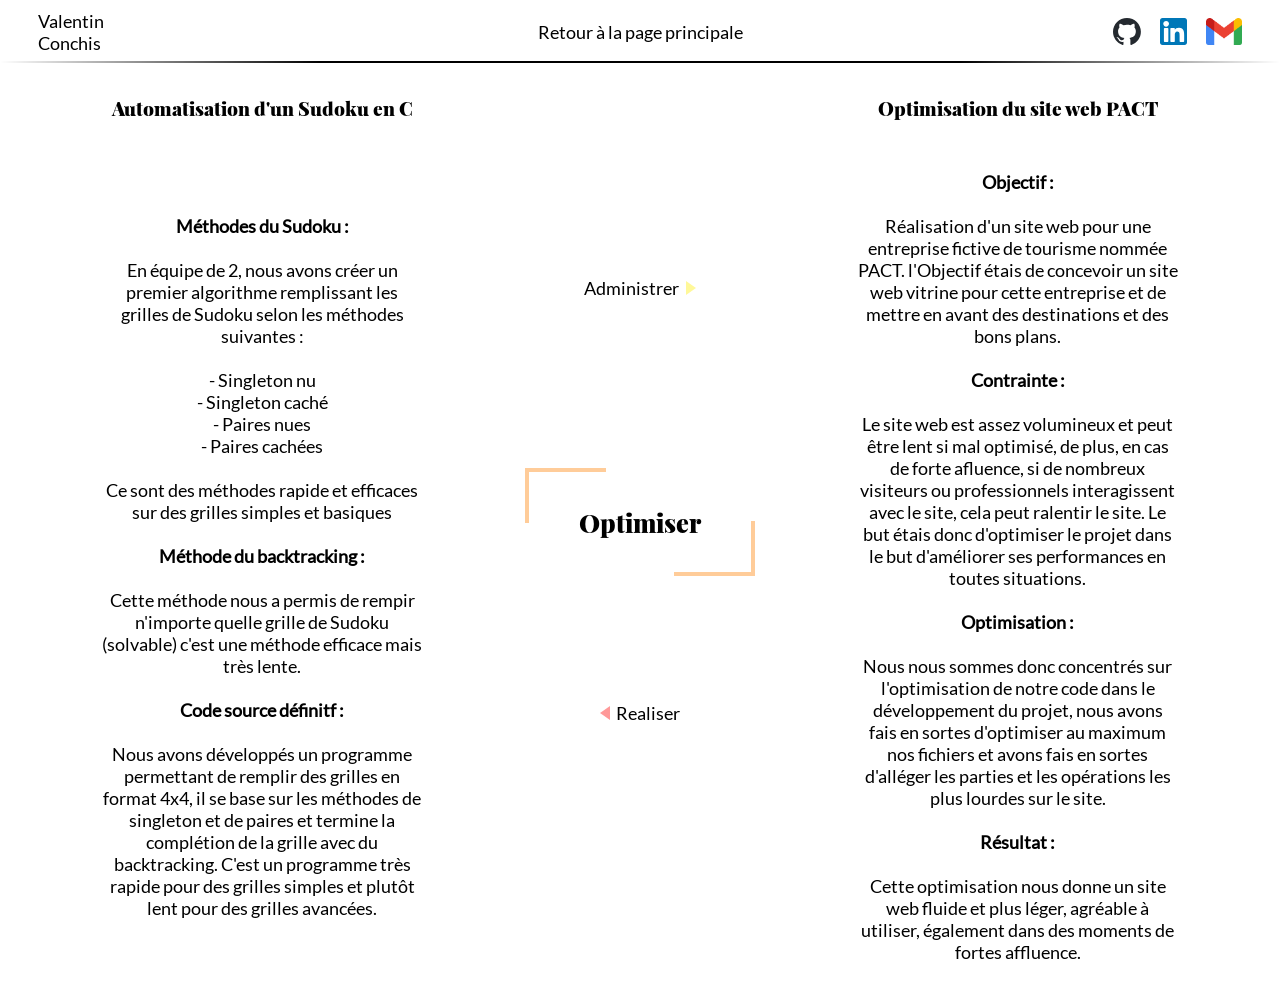
<file: html/optimiser.html>
<!doctype html>
<html>
  <head>
    <meta charset="utf-8" />
    <title>Portfolio - Optimiser</title>
    <link rel="stylesheet" href="../style.css">
    <script defer src="../script.js"></script>
  </head>
  <body class="test">
    <header>
      <div class="toppart">
        <div class="name">
          <a href="../index.html" class="moi">Valentin Conchis</a>
        </div>
        <a href="../index.html#competences">Retour à la page principale</a>
        <div class="icons">
          <a href="https://github.com/valentinConchis" target="_blank">
            <img class="github" src="../icones/github-mark/github-mark.svg">
          </a>
          <a href="https://www.linkedin.com/in/valentin-conchis-a80044343/?originalSubdomain=fr" target="_blank">
            <img class="linkedin" src="../icones/linkedin-svgrepo-com.svg">
          </a>
          <a href="mailto:valentin.conchis.pro@gmail.com" target="_blank">
            <img class="gmail" src="../icones/Gmail_icon_(2020).svg.png">
          </a>
        </div>
      </div>
      <div class="line"></div>
    </header>
    <main class="main-competences">
      <div class="competences-container">
        <div class="case top-left">
          <h4>Automatisation d'un Sudoku en C</h4>
        </div>
        <div class="sudoku-description">
          <p>
            <strong>Méthodes du Sudoku :</strong>
            <br><br> 
            En équipe de 2, nous avons créer un premier algorithme remplissant les grilles de Sudoku selon les méthodes 
            suivantes :
            <br><br>
            - Singleton nu   
            <br>
            - Singleton caché
            <br>
            - Paires nues    
            <br>
            - Paires cachées 
            <br><br>
            Ce sont des méthodes rapide et efficaces sur des grilles simples et basiques
            <br><br>
            <strong>Méthode du backtracking :</strong>
            <br><br> 
            Cette méthode nous a permis de rempir n'importe quelle grille de Sudoku (solvable) c'est une méthode efficace mais très lente.
            <br><br>
            <strong>Code source définitf :</strong>
            <br><br> 
            Nous avons développés un programme permettant de remplir des grilles en format 4x4, il se base sur les méthodes de singleton et de
            paires et termine la complétion de la grille avec du backtracking. C'est un programme très rapide pour des 
            grilles simples et plutôt lent pour des grilles avancées.
          </p>
        </div>
        <div class="case top-right">
          <h4>Optimisation du site web PACT</h4>
        </div>
        <div class="application-description">
          <p>
            <strong>Objectif :</strong>
            <br><br> 
            Réalisation d'un site web pour une entreprise fictive de tourisme nommée PACT. l'Objectif étais de concevoir un site web
            vitrine pour cette entreprise et de mettre en avant des destinations et des bons plans.
            <br><br>
            <strong>Contrainte :</strong>
            <br><br> 
            Le site web est assez volumineux et peut être lent si mal optimisé, de plus, en cas de forte afluence, si de
            nombreux visiteurs ou professionnels interagissent avec le site, cela peut ralentir le site. Le but étais donc 
            d'optimiser le projet dans le but d'améliorer ses performances en toutes situations.
            <br><br>
            <strong>Optimisation :</strong>
            <br><br> 
            Nous nous sommes donc concentrés sur l'optimisation de notre code dans le développement du projet, nous avons
            fais en sortes d'optimiser au maximum nos fichiers et avons fais en sortes d'alléger les parties et les opérations 
            les plus lourdes sur le site.
            <br><br>
            <strong>Résultat :</strong>
            <br><br>
            Cette optimisation nous donne un site web fluide et plus léger, agréable à utiliser, également dans des 
            moments de fortes affluence.
          </p>
        </div>
        <div class="inside-link-top">
          <a href="administrer.html">
            Administrer
            <span class="arrow arrow-administrer-optimiser"></span>
          </a>
        </div>
        <div class="competence-global h2-optimiser">
          <h2 class="h2-competences-pages">Optimiser</h2>
          <p class="description">
            Cette compétence consiste à apprendre à <strong>Améliorer les performances</strong> des programmes, 
            bases de données ou systèmes, en <strong>réduisant les temps de traitement</strong>, en <strong>optimisant 
            l’utilisation des ressources</strong> et en <strong>respectant les standards</strong> 
            de qualité et les bonnes pratiques de développement.
          </p>
        </div>
        <div class="inside-link-bottom">
          <a href="realiser.html">
            <span class="arrow arrow-realiser-optimiser"></span> 
            Realiser
          </a>
        </div>
      </div>
    </main>
  </body>
</html>
</file>
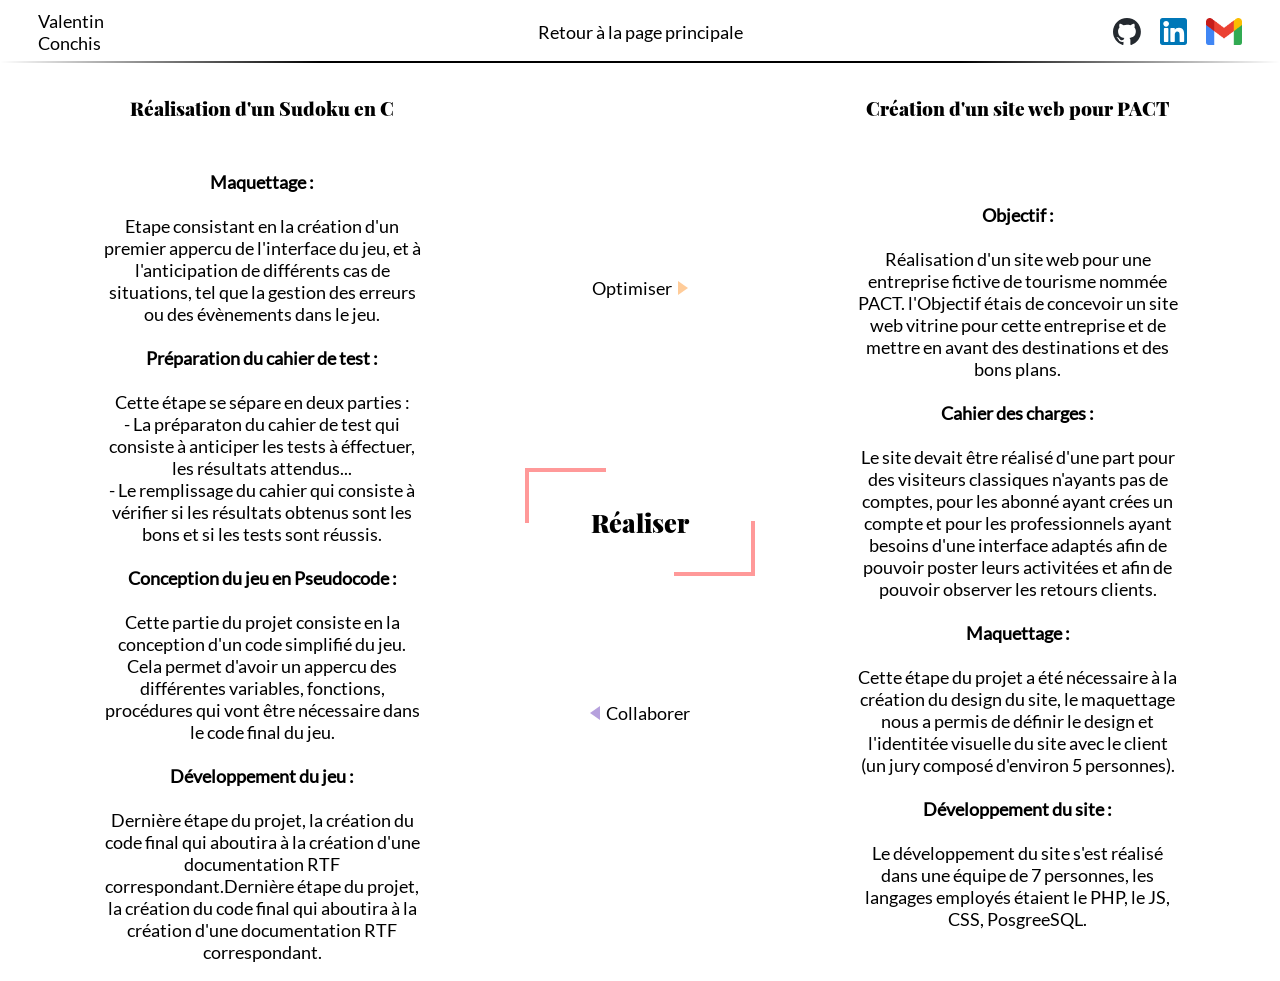
<file: html/realiser.html>
<!doctype html>
<html>
  <head>
    <meta charset="utf-8" />
    <title>Portfolio - Réaliser</title>
    <link rel="stylesheet" href="../style.css">
    <script defer src="../script.js"></script>
  </head>
  <body class="test">
    <header>
      <div class="toppart">
        <div class="name">
          <a href="../index.html" class="moi">Valentin Conchis</a>
        </div>
        <a href="../index.html#competences">Retour à la page principale</a>
        <div class="icons">
          <a href="https://github.com/valentinConchis" target="_blank">
            <img class="github" src="../icones/github-mark/github-mark.svg">
          </a>
          <a href="https://www.linkedin.com/in/valentin-conchis-a80044343/?originalSubdomain=fr" target="_blank">
            <img class="linkedin" src="../icones/linkedin-svgrepo-com.svg">
          </a>
          <a href="mailto:valentin.conchis.pro@gmail.com" target="_blank">
            <img class="gmail" src="../icones/Gmail_icon_(2020).svg.png">
          </a>
        </div>
      </div>
      <div class="line"></div>
    </header>
    <main class="main-competences">
      <div class="competences-container">
        <div class="case top-left">
          <h4>Réalisation d'un Sudoku en C</h4>
        </div>
        <div class="sudoku-description">
          <p>
            <strong>Maquettage :</strong>
            <br><br> 
            Etape consistant en la création d'un premier appercu de l'interface du jeu, et à l'anticipation de 
            différents cas de situations, tel que la gestion des erreurs ou des évènements dans le jeu.
            <br><br>
            <strong>Préparation du cahier de test :</strong>
            <br><br> 
            Cette étape se sépare en deux parties :
            <br>- La préparaton du cahier de test qui consiste à anticiper les tests à éffectuer, les résultats attendus...
            <br>- Le remplissage du cahier qui consiste à vérifier si les résultats obtenus sont les bons et si les tests 
            sont réussis.
            <br><br>
            <strong>Conception du jeu en Pseudocode :</strong>
            <br><br> 
            Cette partie du projet consiste en la conception d'un code simplifié du jeu. 
            Cela permet d'avoir un appercu des différentes variables, fonctions, procédures qui vont être nécessaire dans 
            le code final du jeu.
            <br><br>
            <strong>Développement du jeu :</strong>
            <br><br>
            Dernière étape du projet, la création du code final qui aboutira à la création d'une 
            documentation RTF correspondant.Dernière étape du projet, la création du code final qui aboutira à la création 
            d'une documentation RTF correspondant.
          </p>
        </div>
        <div class="case top-right">
          <h4>Création d'un site web pour PACT</h4>
        </div>
        <div class="application-description">
          <p>
            <strong>Objectif :</strong>
            <br><br> 
            Réalisation d'un site web pour une entreprise fictive de tourisme nommée PACT. l'Objectif étais de concevoir un site web
            vitrine pour cette entreprise et de mettre en avant des destinations et des bons plans.
            <br><br>
            <strong>Cahier des charges :</strong>
            <br><br> 
            Le site devait être réalisé d'une part pour des visiteurs classiques n'ayants pas de comptes, pour les abonné
            ayant crées un compte et pour les professionnels ayant besoins d'une interface adaptés afin de pouvoir poster
            leurs activitées et afin de pouvoir observer les retours clients.
            <br><br>
            <strong>Maquettage :</strong>
            <br><br> 
            Cette étape du projet a été nécessaire à la création du design du site, le maquettage nous a permis de définir
            le design et l'identitée visuelle du site avec le client (un jury composé d'environ 5 personnes).
            <br><br>
            <strong>Développement du site :</strong>
            <br><br>
            Le développement du site s'est réalisé dans une équipe de 7 personnes, les langages employés étaient le PHP, le 
            JS, CSS, PosgreeSQL.
          </p>
        </div>
        <div class="inside-link-top">
          <a href="optimiser.html">
            Optimiser
            <span class="arrow arrow-optimiser-realiser"></span>
          </a>
        </div>
        <div class="competence-global h2-realiser">
          <h2 class="h2-competences-pages">Réaliser</h2>
          <p class="description">
            Cette compétence consiste à <strong>concevoir</strong>, <strong>développer</strong>, 
            <strong>tester</strong> et <strong>maintenir</strong> des <strong>applications informatiques</strong>. 
            <br><br>
            Elle couvre <strong>l’analyse des besoins</strong>, <strong>l’écriture du code</strong>, 
            <strong>la structuration des programmes</strong>, la <strong>validation</strong> par des 
            <strong>tests</strong> et la <strong>correction des erreurs</strong>, tout en respectant les 
            <strong>bonnes pratiques</strong> de développement et les <strong>contraintes techniques</strong>.
          </p>
        </div>
        <div class="inside-link-bottom">
          <a href="collaborer.html">
            <span class="arrow arrow-collaborer-realiser"></span>  
            Collaborer
          </a>
        </div>
      </div>
    </main>
  </body>
</html>
</file>
<file: style.css>
@font-face {
    font-family: Playfairdisplay;
    src: url(./police/PlayfairDisplay-Black.otf);
}

@font-face {
    font-family: Lato;
    src: url(./police/Lato/Lato-Regular.ttf);
}

/* =============== CONSTANTES =============== */

h1 {
    display: inline-block;
    font-size: 8vw;
    font-family: Playfairdisplay;
    margin: 0;
    padding: 0;
}

h2{
    font-size: 2vw;
    margin-bottom: 10vh;
    font-family: Playfairdisplay;
}

h3{
    font-size: 2vw;
    font-family: Playfairdisplay;
}

h4{
    font-size: 1.5vw;
    font-family: Playfairdisplay;
}

p,a{
    font-size: 2vh;
    text-decoration: none;
    color: black;
    font-family: Lato;
}

/* ================= RESET & LAYOUT ================= */

html, body {
    height: 100%;
    margin: 0;
}

body {
    margin: 0;
    display: flex;
    flex-direction: column;
    opacity: 0;
    animation: pageFadeIn 0.8s ease-out forwards;
}

/* ================= ANIMATIONS ================= */

@keyframes pageFadeIn {
    from {
        opacity: 0;
    }
    to {
        opacity: 1;
    }
}

@keyframes lineExpand {
    from {
        transform: scaleX(0);
    }
    to {
        transform: scaleX(1);
    }
}

/* ================= HEADER ================= */

header {
    position: fixed;
    top: 0;
    left: 0;
    width: 100%;
    background-color: white;
    padding: 1vh 0;
    z-index: 1000;
    height: 5vh;
}

.toppart {
    display: flex;
    align-items: center;
    justify-content: space-between;
    margin: 0 2vw;
    position: relative;
}

/* ================= NAV ================= */

.name {
    width: 12vw;
    display: flex;
    justify-content: center;
}

.links {
    display: flex;
    justify-content: center;      
}

.links a {
    flex: 1 1 0;              /* Chaque bouton prend la même largeur */
    display: flex;
    justify-content: center;   /* centre le texte dans le bouton */
    align-items: center;
    position: relative;        /* pour le ripple */
    overflow: hidden;
    height: 5vh;
    text-decoration: none;
    color: black;
    cursor: pointer;
}

/* Boutons */

.competences,
.projets,
.cv
.contact {
    position: relative;
    overflow: hidden;
    display: flex;
    align-items: center;
    justify-content: center;
    width: 15vw;
    height: 5vh;
    text-decoration: none;
    color: black;
    cursor: pointer;
}

.moi{
    position: relative;
    overflow: hidden;
    display: flex;
    align-items: center;
    justify-content: center;
    width: 10vw;
    height: 5vh;
    text-decoration: none;
    color: black;
    cursor: pointer;
}

#competences,
#projets,
#cv,
#valentinconchis{
    scroll-margin-top: 15vh;
}

/* Classe commune */
.nav-btn {
    position: relative;
    overflow: hidden;
}

/* Cercle */
.nav-btn .ripple {
    position: absolute;
    border-radius: 50%;
    background-color: rgba(0, 0, 0, 0.15);
    pointer-events: none;
    transform: scale(0);
    transition: transform 0.6s ease-out, opacity 0.4s ease;
}

/* Bouton rempli */
.nav-btn.filled .ripple {
    transform: scale(1);
}

/* Disparition */
.nav-btn.remove .ripple {
    opacity: 0;
}

/* ================= ICONS ================= */

.icons {
    display: flex;
    justify-content: center;
    align-items: center;
    gap: 1.5vw;          /* ESPACE ÉGAL ENTRE LES 3 */
    width: 12vw;
}

.icons a {
    display: flex;
    align-items: center;
    justify-content: center;

    height: 3vh;          /* hauteur de référence commune */
}

.icons img {
    height: 100%;
    width: auto;
    display: block;
}

/* ================= LINE ================= */

.line {
    position: absolute;
    left: 0;
    width: 100%;
    height: 0.2vh;
    background: linear-gradient(
        to right,
        transparent 0%,
        black 25%,
        black 75%,
        transparent 100%
    );
    transform: scaleX(0);
    transform-origin: center;
    animation: lineExpand 0.9s ease-out forwards;
}

/* Ligne sous le header */
header .line {
    bottom: 0;
    animation-delay: 0.4s;
}

/* ================= MAIN ================= */

:root {
    --header-height: 7vh; /* ajuster selon ton header réel */
}

main {
    flex: 1;
    text-align: center;
    padding: 7vh 0;
}

.bigname {
    display: flex;
    align-items: center;
    justify-content: center;
}

.portrait {
    width: 31vw;
    object-fit: cover;
    height: 55vh;
}

.apropos {
    display: flex;
    align-items: center;
    justify-content: space-evenly;
    width: 100%;
    height: calc(100vh - var(--header-height)); 
}

.nameh1 {
    flex: 0 1 30%;       /* flexible pour space-evenly */
    max-width: 30vw;
    text-align: center;  /* centrer le texte si besoin */
    cursor: pointer;
}

/* Overlay : fond semi-transparent */
#overlay {
    position: fixed;
    top: 0;
    left: 0;
    width: 100%;
    height: 100%;
    background: rgba(0, 0, 0, 0.6); /* transparence */
    display: none;                /* caché par défaut */
    justify-content: center;
    align-items: center;
    z-index: 1000;
}

/* Fenêtre pop-up */
#modal {
    display: flex;
    flex-direction: column; 
    align-items: center;
    justify-content: center;
    background: white;
    padding: 2vw 2vw;
    border-radius: 8px;
    width: 65vw;
    height: auto;
    max-width: 90%;
    box-shadow: 0 10px 30px rgba(0, 0, 0, 0.3);
    border-radius: 1vw;
}

.apropostitle{
    margin-bottom: 8vh;
    margin-top: 0;
}

.competences-section {
    text-align: center;
    margin-bottom: 9vh
}

.competences-grid {
    display: grid;
    grid-template-columns: repeat(3, 1fr);
    gap: 6vh 4vw;
    width: 80%;
    margin: 0 auto;
}

.competences-grid > a {
    padding: 2vh 2vw;
    border: 0.2vh solid black;
    height: 10vh;
    display: flex;
    align-items: center;
    justify-content: center;
    text-decoration: none;
    color: black;
    box-shadow: -0.3vh 0.3vh 1vh rgba(0, 0, 0, 0.3);
}

.button-realiser:hover{
    box-shadow: -0.3vh 0.3vh 1vh rgba(255, 0, 0, 0.4);
}

.button-optimiser:hover{
    box-shadow: -0.3vh 0.3vh 1vh rgba(255, 127,   0, 0.4);
}

.button-administrer:hover{
    box-shadow: -0.3vh 0.3vh 1vh rgba(255, 238, 0, 0.4);
}

.button-gerer:hover{
    box-shadow: -0.3vh 0.3vh 1vh rgba(77, 233, 76, 0.4);
}

.button-conduire:hover{
    box-shadow: -0.3vh 0.3vh 1vh rgba(55, 131, 255, 0.4);
}

.button-collaborer:hover{
    box-shadow: -0.3vh 0.3vh 1vh rgba(72, 21, 170, 0.4);
}

/* ============= MAIN COMPETENCES ============= */

.competences-container {
    display: grid;
    grid-template-columns: 1fr auto 1fr;
    grid-template-rows: auto auto;
    align-items: center;
    height: calc(100vh - var(--header-height));
}

.main-competences{
    min-height: calc(93vh - var(--header-height));
}

.competences-container div{
    position: relative;
    display: flex;
    align-items: center;
    justify-content: center;
}

.competences-container div h2{
    margin: 0;
}

.competences-container div::before,
.competences-container div::after {
    position: absolute;
    content: "";
    width: 6vw;
    height: 4vw;
    pointer-events: none;
}

.competence-global{
    grid-column: 2;
    grid-row: 1 / span 2;
    grid-template-rows: auto auto auto;


    display: flex;
    align-items: center;
    justify-content: center;
    align-self: center;

    width: 18vw;
    height: 12vh;

    cursor: pointer;

    transition: 
        height 0.4s ease,
        box-shadow 0.3s ease;
}

.competence-global.active {
    height: 40vh;
}

.competence-global.active h2 {
    opacity: 0;
}

.competence-global.active .description {
    opacity: 1;
    cursor: pointer;
    width: 13vw;
}

.competence-global .description {
    position: absolute;
    opacity: 0;
    pointer-events: none;
    text-align: center;
    width: 90%;
}

.competence-global::before,
.competence-global::after {
    content: "";
    position: absolute;
    pointer-events: none;
    width: 6vw;
    height: 4vw;
    transition:
        width 0.4s ease,
        height 0.4s ease;
}

.competence-global::before {
    top: 0;
    left: 0;
    border-top: 0.5vh solid var(--accent-color);
    border-left: 0.5vh solid var(--accent-color);
}

.competence-global::after {
    bottom: 0;
    right: 0;
    border-bottom: 0.5vh solid var(--accent-color);
    border-right: 0.5vh solid var(--accent-color);
}

.competence-global.active::before,
.competence-global.active::after {
    height: 8vw;
}

.case.top-left {
    grid-column: 1;
    grid-row: 1;
    justify-self: center;
    height: 10vh;
    width: 25vw;
}

.case.top-right {
    grid-column: 3;
    grid-row: 1;
    justify-self: center;
    width: 25vw;
}

.competence-global h2 {
    margin: 0;
    transition: opacity 0.25s ease;
}

.sudoku-description{
    grid-column: 1;
    grid-row: 2;
    justify-self: center;
    width: 25vw;
    height: auto;
}

.application-description{
    grid-column: 3;
    grid-row: 2;
    justify-self: center;
    width: 25vw;
    height: auto;
}

.inside-link-top{
    grid-column: 2;
    grid-row: 1;
    position: relative;
    top: 20vh;
    z-index: 10;
}

.inside-link-bottom{
    grid-column: 2;
    grid-row: 3;
    position: relative;
    bottom: 31vh;
    z-index: 10;
}

.competences-container.hide-links .inside-link-top {
    opacity: 0;
    transform: translateY(-10px);
    pointer-events: none;
}

.competences-container.hide-links .inside-link-bottom {
    opacity: 0;
    transform: translateY(10px);
    pointer-events: none;
}

.arrow {
    display: inline-block;
    width: 0;
    height: 0;
    border-top: 0.4em solid transparent;
    border-bottom: 0.4em solid transparent;
    transition: transform 0.2s ease;
}

a:hover .arrow {
    transform: scale(1.4);
}

.arrow-realiser-optimiser {
    border-right: 0.6em solid rgba(255, 0, 0, 0.4);
    margin-right: 0.5vw;
}

.arrow-realiser-collaborer {
    border-left: 0.6em solid rgba(255, 0, 0, 0.4);
    margin-left: 0.5vw;
}

.arrow-optimiser-realiser {
    border-left: 0.6em solid rgba(255, 127, 0, 0.4);
    margin-left: 0.5vw;
}

.arrow-optimiser-administrer {
    border-right: 0.6em solid rgba(255, 127, 0, 0.4);
    margin-right: 0.5vw;
}

.arrow-administrer-optimiser {
    border-left: 0.6em solid rgba(255, 238, 0, 0.4);
    margin-left: 0.5vw;
}

.arrow-administrer-gerer {
    border-right: 0.6em solid rgba(255, 238, 0, 0.4);
    margin-right: 0.5vw;
}

.arrow-gerer-administrer {
    border-left: 0.6em solid rgba(77, 233, 76, 0.4);
    margin-left: 0.5vw;
}

.arrow-gerer-conduire {
    border-right: 0.6em solid rgba(77, 233, 76, 0.4);
    margin-right: 0.5vw;
}

.arrow-conduire-gerer {
    border-left: 0.6em solid rgba(55, 131, 255, 0.4);
    margin-left: 0.5vw;
}

.arrow-conduire-collaborer {
    border-right: 0.6em solid rgba(55, 131, 255, 0.4);
    margin-right: 0.5vw;
}

.arrow-collaborer-realiser {
    border-right: 0.6em solid rgba(72, 21, 170, 0.4);
    margin-right: 0.5vw;
}

.arrow-collaborer-conduire {
    border-left: 0.6em solid rgba(72, 21, 170, 0.4);
    margin-left: 0.5vw;
}

.inside-link-top a,
.inside-link-bottom a {
    display: inline-flex;
    align-items: center;
}

.h2-realiser {
    --accent-color: rgba(255, 0, 0, 0.4);
}

.h2-optimiser {
    --accent-color: rgba(255, 127, 0, 0.4);
}

.h2-administrer {
    --accent-color: rgba(255, 238, 0, 0.4);
}

.h2-gerer {
    --accent-color: rgba(77, 233, 76, 0.4);
}

.h2-conduire {
    --accent-color: rgba(55, 131, 255, 0.4);
}

.h2-collaborer {
    --accent-color: rgba(72, 21, 170, 0.4);
}

/* ============= PROJETS ============= */

.competences-section h2,
.projets-section h2 {
    margin-top: 0;
}

.projets-section{
    display: flex;
    flex-direction: column;
    align-items: center;
    justify-content: center;
    margin-top: 0;
}

.projets-list {
    display: flex !important;
    flex-direction: row !important;
    align-items: stretch;
    flex-wrap: nowrap !important;
    width: max-content;
    will-change: transform;
    margin-bottom: 6vh;
}

.p1, .p2, .p3, .p4{
    flex: 0 0 auto;          /* clé absolue */
    width: 30vw;
    height: 40vh;

    margin: 0 3vw;

    border: 0.2vh solid black;
    box-shadow: -0.3vh 0.3vh 1vh rgba(0, 0, 0, 0.3);

    display: flex;
    flex-direction: column;
    align-items: center;
}

.p1 p{
    width: 25vw;
}

.p2 p{
    width: 25vw;
}

.p3 p{
    width: 25vw;
}

.p4 p{
    width: 25vw;
}

.carousel {
    width: 100%;
    overflow: hidden;
    position: relative;
}

@keyframes scroll {
    from {
        transform: translateX(0);
    }
    to {
        transform: translateX(-50%);
    }
}

/* ================== CV ================== */

.cvsection{
    margin-bottom: 3vh;
}

/* ============= FOOTER ============= */

footer {
    position: relative;
    background-color: white;
    padding: 2vh 2vw;
}

/* Ligne collée en haut du footer */
footer .line {
    top: 0;
}

.imagecv{
    width: 60%;
}

.infooter{
    display: flex;
    justify-content: space-between; /* espace entre les 3 zones */
    align-items: center;            /* centre verticalement */
    flex-wrap: wrap;           
}

.contact-list{
   display: flex;
    flex-direction: column;
    gap: 0.5vh; /* espace vertical entre les liens */
}

.contact-list a{
    display: flex;
    margin-top: 1vh;
    margin-bottom: 1vh;
}

.contact-list a div{
    margin-right: 1vw;
    width: 2vw;
}

.contact-list a div img{
    height: 3vh;
    width: auto;
}

.footer-center {
    text-align: center;
    flex: 1; /* occupe l’espace central */
}

.footer-right {
    text-align: right;
    white-space: nowrap; /* évite le retour à la ligne */
}
</file>
